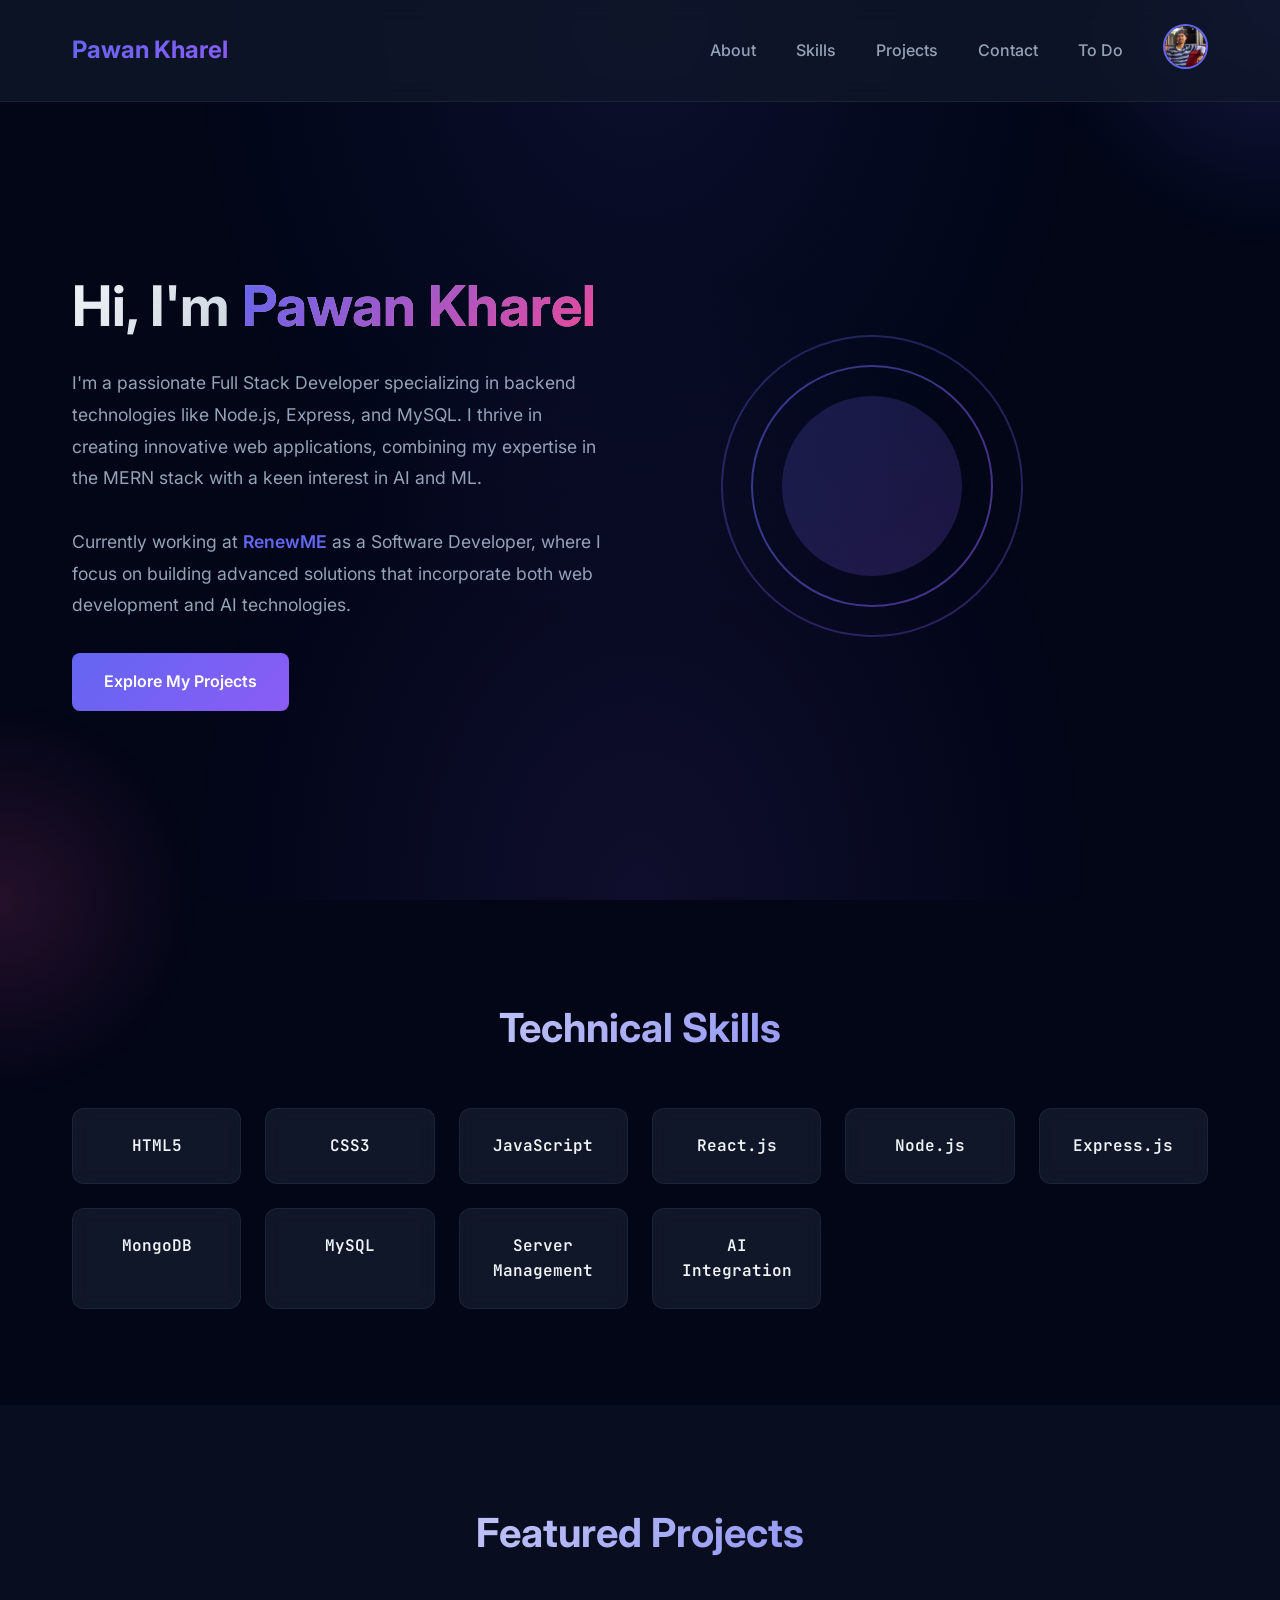
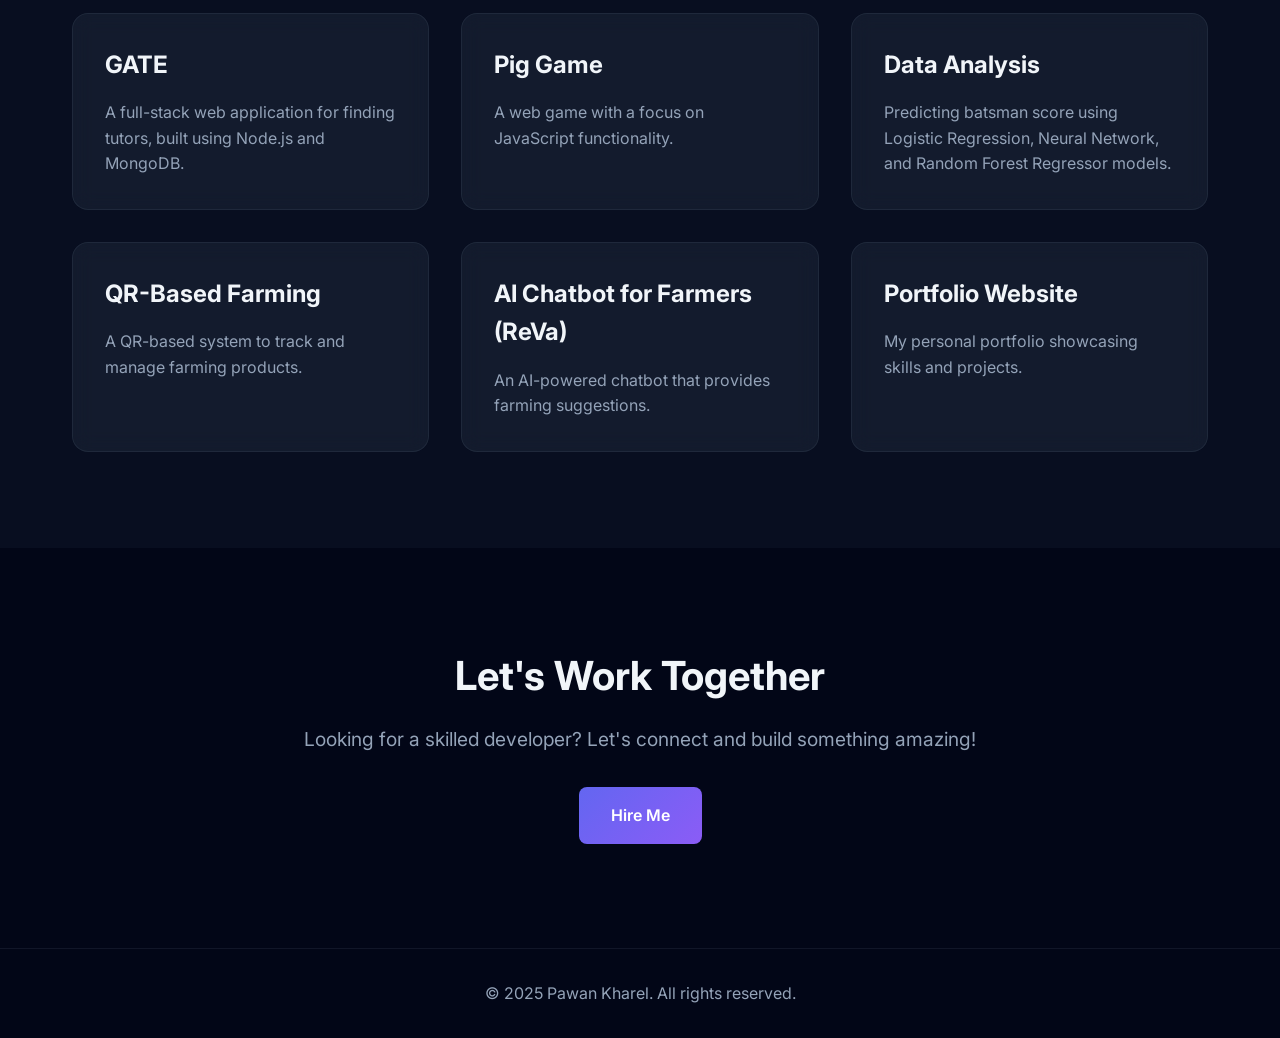
<file: index.html>
<!DOCTYPE html>
<html lang="en">
<head>
    <meta charset="UTF-8">
    <meta name="viewport" content="width=device-width, initial-scale=1.0">
    <title>Pawan Kharel - Full Stack Developer</title>
    <link rel="preconnect" href="https://fonts.googleapis.com">
    <link rel="preconnect" href="https://fonts.gstatic.com" crossorigin>
    <link href="https://fonts.googleapis.com/css2?family=Inter:wght@300;400;500;600;700&family=JetBrains+Mono:wght@400;600&display=swap" rel="stylesheet">
    <style>
        * {
            margin: 0;
            padding: 0;
            box-sizing: border-box;
        }

        :root {
            --primary: #6366f1;
            --primary-dark: #4f46e5;
            --secondary: #8b5cf6;
            --accent: #ec4899;
            --bg-dark: #0f172a;
            --bg-darker: #020617;
            --text: #f1f5f9;
            --text-muted: #94a3b8;
            --card-bg: rgba(30, 41, 59, 0.5);
            --border: rgba(148, 163, 184, 0.1);
        }

        body {
            font-family: 'Inter', sans-serif;
            background: var(--bg-darker);
            color: var(--text);
            line-height: 1.6;
            overflow-x: hidden;
        }

        .container {
            max-width: 1200px;
            margin: 0 auto;
            padding: 0 2rem;
        }

        /* Animated Background */
        .bg-animation {
            position: fixed;
            top: 0;
            left: 0;
            width: 100%;
            height: 100%;
            z-index: -1;
            background: radial-gradient(ellipse at top, rgba(99, 102, 241, 0.1) 0%, transparent 50%),
                        radial-gradient(ellipse at bottom, rgba(139, 92, 246, 0.1) 0%, transparent 50%);
        }

        .bg-animation::before {
            content: '';
            position: absolute;
            width: 500px;
            height: 500px;
            background: radial-gradient(circle, rgba(99, 102, 241, 0.2) 0%, transparent 70%);
            top: -250px;
            right: -250px;
            animation: float 20s ease-in-out infinite;
        }

        .bg-animation::after {
            content: '';
            position: absolute;
            width: 400px;
            height: 400px;
            background: radial-gradient(circle, rgba(236, 72, 153, 0.15) 0%, transparent 70%);
            bottom: -200px;
            left: -200px;
            animation: float 15s ease-in-out infinite reverse;
        }

        @keyframes float {
            0%, 100% { transform: translate(0, 0) rotate(0deg); }
            33% { transform: translate(100px, -50px) rotate(120deg); }
            66% { transform: translate(-50px, 100px) rotate(240deg); }
        }

        /* Header */
        header {
            position: fixed;
            top: 0;
            left: 0;
            right: 0;
            z-index: 1000;
            background: rgba(15, 23, 42, 0.8);
            backdrop-filter: blur(12px);
            border-bottom: 1px solid var(--border);
            transition: all 0.3s ease;
        }

        header.scrolled {
            background: rgba(15, 23, 42, 0.95);
            box-shadow: 0 4px 30px rgba(0, 0, 0, 0.3);
        }

        .header-content {
            display: flex;
            justify-content: space-between;
            align-items: center;
            padding: 1.5rem 0;
        }

        .logo {
            font-size: 1.5rem;
            font-weight: 700;
            background: linear-gradient(135deg, var(--primary), var(--secondary));
            -webkit-background-clip: text;
            -webkit-text-fill-color: transparent;
            background-clip: text;
        }

        nav ul {
            display: flex;
            list-style: none;
            gap: 2.5rem;
            align-items: center;
        }

        nav a {
            color: var(--text-muted);
            text-decoration: none;
            font-weight: 500;
            transition: color 0.3s ease;
            position: relative;
        }

        nav a::after {
            content: '';
            position: absolute;
            bottom: -5px;
            left: 0;
            width: 0;
            height: 2px;
            background: var(--primary);
            transition: width 0.3s ease;
        }

        nav a:hover {
            color: var(--text);
        }

        nav a:hover::after {
            width: 100%;
        }

        .profile-img {
            width: 45px;
            height: 45px;
            border-radius: 50%;
            border: 2px solid var(--primary);
            object-fit: cover;
            transition: transform 0.3s ease;
        }

        .profile-img:hover {
            transform: scale(1.1);
        }

        /* Hero Section */
        #hero {
            min-height: 100vh;
            display: flex;
            align-items: center;
            padding-top: 80px;
        }

        .hero-content {
            display: grid;
            grid-template-columns: 1fr 1fr;
            gap: 4rem;
            align-items: center;
        }

        .hero-text h2 {
            font-size: 3.5rem;
            font-weight: 700;
            margin-bottom: 1rem;
            background: linear-gradient(135deg, var(--text), var(--text-muted));
            -webkit-background-clip: text;
            -webkit-text-fill-color: transparent;
            background-clip: text;
            animation: fadeInUp 0.8s ease;
        }

        .hero-text .highlight {
            background: linear-gradient(135deg, var(--primary), var(--accent));
            -webkit-background-clip: text;
            -webkit-text-fill-color: transparent;
            background-clip: text;
        }

        .hero-text p {
            color: var(--text-muted);
            font-size: 1.1rem;
            margin-bottom: 2rem;
            line-height: 1.8;
            animation: fadeInUp 0.8s ease 0.2s backwards;
        }

        .hero-text a.company-link {
            color: var(--primary);
            text-decoration: none;
            font-weight: 600;
            transition: color 0.3s ease;
        }

        .hero-text a.company-link:hover {
            color: var(--secondary);
        }

        .btn {
            display: inline-block;
            padding: 1rem 2rem;
            background: linear-gradient(135deg, var(--primary), var(--secondary));
            color: white;
            text-decoration: none;
            border-radius: 8px;
            font-weight: 600;
            transition: all 0.3s ease;
            position: relative;
            overflow: hidden;
            animation: fadeInUp 0.8s ease 0.4s backwards;
        }

        .btn::before {
            content: '';
            position: absolute;
            top: 0;
            left: -100%;
            width: 100%;
            height: 100%;
            background: linear-gradient(135deg, var(--secondary), var(--accent));
            transition: left 0.3s ease;
        }

        .btn span {
            position: relative;
            z-index: 1;
        }

        .btn:hover::before {
            left: 0;
        }

        .btn:hover {
            transform: translateY(-2px);
            box-shadow: 0 10px 30px rgba(99, 102, 241, 0.3);
        }

        @keyframes fadeInUp {
            from {
                opacity: 0;
                transform: translateY(30px);
            }
            to {
                opacity: 1;
                transform: translateY(0);
            }
        }

        /* Skills Section */
        #skills {
            padding: 6rem 0;
        }

        .section-title {
            text-align: center;
            font-size: 2.5rem;
            font-weight: 700;
            margin-bottom: 3rem;
            background: linear-gradient(135deg, var(--text), var(--primary));
            -webkit-background-clip: text;
            -webkit-text-fill-color: transparent;
            background-clip: text;
        }

        .skills-grid {
            display: grid;
            grid-template-columns: repeat(auto-fit, minmax(150px, 1fr));
            gap: 1.5rem;
        }

        .skill {
            background: var(--card-bg);
            backdrop-filter: blur(10px);
            border: 1px solid var(--border);
            padding: 1.5rem;
            border-radius: 12px;
            text-align: center;
            font-weight: 600;
            font-family: 'JetBrains Mono', monospace;
            transition: all 0.3s ease;
        }

        .skill:hover {
            transform: translateY(-5px);
            border-color: var(--primary);
            box-shadow: 0 10px 30px rgba(99, 102, 241, 0.2);
        }

        /* Projects Section */
        #projects {
            padding: 6rem 0;
            background: rgba(15, 23, 42, 0.5);
        }

        .projects-grid {
            display: grid;
            grid-template-columns: repeat(auto-fit, minmax(320px, 1fr));
            gap: 2rem;
        }

        .project {
            background: var(--card-bg);
            backdrop-filter: blur(10px);
            border: 1px solid var(--border);
            border-radius: 16px;
            padding: 2rem;
            transition: all 0.3s ease;
            position: relative;
            overflow: hidden;
        }

        .project::before {
            content: '';
            position: absolute;
            top: 0;
            left: 0;
            width: 100%;
            height: 4px;
            background: linear-gradient(90deg, var(--primary), var(--secondary));
            transform: scaleX(0);
            transition: transform 0.3s ease;
        }

        .project:hover::before {
            transform: scaleX(1);
        }

        .project:hover {
            transform: translateY(-10px);
            border-color: var(--primary);
            box-shadow: 0 20px 40px rgba(99, 102, 241, 0.2);
        }

        .project h3 {
            font-size: 1.5rem;
            margin-bottom: 1rem;
            color: var(--text);
        }

        .project a {
            color: var(--text);
            text-decoration: none;
            transition: color 0.3s ease;
        }

        .project a:hover {
            color: var(--primary);
        }

        .project p {
            color: var(--text-muted);
            line-height: 1.6;
        }

        /* Contact Section */
        #contact {
            padding: 6rem 0;
            text-align: center;
        }

        #contact h2 {
            font-size: 2.5rem;
            margin-bottom: 1rem;
        }

        #contact p {
            font-size: 1.2rem;
            color: var(--text-muted);
            margin-bottom: 2rem;
        }

        /* Footer */
        footer {
            background: var(--bg-darker);
            border-top: 1px solid var(--border);
            padding: 2rem 0;
            text-align: center;
            color: var(--text-muted);
        }

        /* Responsive */
        @media (max-width: 768px) {
            .hero-content {
                grid-template-columns: 1fr;
                text-align: center;
            }

            .hero-text h2 {
                font-size: 2.5rem;
            }

            nav ul {
                gap: 1.5rem;
            }

            .skills-grid {
                grid-template-columns: repeat(auto-fit, minmax(120px, 1fr));
            }

            .projects-grid {
                grid-template-columns: 1fr;
            }
        }
    </style>
</head>
<body>
    <div class="bg-animation"></div>

    <header id="header">
        <div class="container">
            <div class="header-content">
                <h1 class="logo">Pawan Kharel</h1>
                <nav>
                    <ul>
                        <li><a href="#hero">About</a></li>
                        <li><a href="#skills">Skills</a></li>
                        <li><a href="#projects">Projects</a></li>
                        <li><a href="#contact">Contact</a></li>
                        <li><a href="./tasks.html">To Do</a></li>
                        <li><img src="./448059141_3847189515497243_2760969491466251403_n.jpg" alt="Profile" class="profile-img"></li>
                    </ul>
                </nav>
            </div>
        </div>
    </header>

    <section id="hero">
        <div class="container">
            <div class="hero-content">
                <div class="hero-text">
                    <h2>Hi, I'm <span class="highlight">Pawan Kharel</span></h2>
                    <p>I'm a passionate Full Stack Developer specializing in backend technologies like Node.js, Express, and MySQL. I thrive in creating innovative web applications, combining my expertise in the MERN stack with a keen interest in AI and ML.</p>
                    <p>Currently working at <a href="https://www.renewme.biz" target="_blank" class="company-link">RenewME</a> as a Software Developer, where I focus on building advanced solutions that incorporate both web development and AI technologies.</p>
                    <a href="https://github.com/kharelpawan" target="_blank" class="btn"><span>Explore My Projects</span></a>
                </div>
                <div class="hero-visual">
                    <svg viewBox="0 0 400 400" style="width: 100%; max-width: 400px;">
                        <defs>
                            <linearGradient id="grad1" x1="0%" y1="0%" x2="100%" y2="100%">
                                <stop offset="0%" style="stop-color:#6366f1;stop-opacity:1" />
                                <stop offset="100%" style="stop-color:#8b5cf6;stop-opacity:1" />
                            </linearGradient>
                        </defs>
                        <circle cx="200" cy="200" r="150" fill="none" stroke="url(#grad1)" stroke-width="2" opacity="0.3">
                            <animateTransform attributeName="transform" type="rotate" from="0 200 200" to="360 200 200" dur="20s" repeatCount="indefinite"/>
                        </circle>
                        <circle cx="200" cy="200" r="120" fill="none" stroke="url(#grad1)" stroke-width="2" opacity="0.5">
                            <animateTransform attributeName="transform" type="rotate" from="360 200 200" to="0 200 200" dur="15s" repeatCount="indefinite"/>
                        </circle>
                        <circle cx="200" cy="200" r="90" fill="url(#grad1)" opacity="0.2"/>
                    </svg>
                </div>
            </div>
        </div>
    </section>

    <section id="skills">
        <div class="container">
            <h2 class="section-title">Technical Skills</h2>
            <div class="skills-grid">
                <div class="skill">HTML5</div>
                <div class="skill">CSS3</div>
                <div class="skill">JavaScript</div>
                <div class="skill">React.js</div>
                <div class="skill">Node.js</div>
                <div class="skill">Express.js</div>
                <div class="skill">MongoDB</div>
                <div class="skill">MySQL</div>
                <div class="skill">Server Management</div>
                <div class="skill">AI Integration</div>
            </div>
        </div>
    </section>

    <section id="projects">
        <div class="container">
            <h2 class="section-title">Featured Projects</h2>
            <div class="projects-grid">
                <div class="project">
                    <h3><a href="https://github.com/kharelpawan/gate" target="_blank">GATE</a></h3>
                    <p>A full-stack web application for finding tutors, built using Node.js and MongoDB.</p>
                </div>
                <div class="project">
                    <h3><a href="https://kharelpawan.github.io/piggame/" target="_blank">Pig Game</a></h3>
                    <p>A web game with a focus on JavaScript functionality.</p>
                </div>
                <div class="project">
                    <h3><a href="https://github.com/kharelpawan/Analyzing-Performace-of-Cricket-Player" target="_blank">Data Analysis</a></h3>
                    <p>Predicting batsman score using Logistic Regression, Neural Network, and Random Forest Regressor models.</p>
                </div>
                <div class="project">
                    <h3><a href="https://qr.thevirtualfarming.com" target="_blank">QR-Based Farming</a></h3>
                    <p>A QR-based system to track and manage farming products.</p>
                </div>
                <div class="project">
                    <h3><a href="https://bot.thevirtualfarming.com" target="_blank">AI Chatbot for Farmers (ReVa)</a></h3>
                    <p>An AI-powered chatbot that provides farming suggestions.</p>
                </div>
                <div class="project">
                    <h3><a href="#hero">Portfolio Website</a></h3>
                    <p>My personal portfolio showcasing skills and projects.</p>
                </div>
            </div>
        </div>
    </section>

    <section id="contact">
        <div class="container">
            <h2>Let's Work Together</h2>
            <p>Looking for a skilled developer? Let's connect and build something amazing!</p>
            <a href="mailto:kharelpawan.np@gmail.com" class="btn" target="_blank"><span>Hire Me</span></a>
        </div>
    </section>

    <footer>
        <div class="container">
            <p>&copy; 2025 Pawan Kharel. All rights reserved.</p>
        </div>
    </footer>

    <script>
        // Header scroll effect
        const header = document.getElementById('header');
        window.addEventListener('scroll', () => {
            if (window.scrollY > 50) {
                header.classList.add('scrolled');
            } else {
                header.classList.remove('scrolled');
            }
        });

        // Smooth scrolling
        document.querySelectorAll('a[href^="#"]').forEach(anchor => {
            anchor.addEventListener('click', function (e) {
                e.preventDefault();
                const target = document.querySelector(this.getAttribute('href'));
                if (target) {
                    target.scrollIntoView({
                        behavior: 'smooth',
                        block: 'start'
                    });
                }
            });
        });

        // Intersection Observer for animations
        const observerOptions = {
            threshold: 0.1,
            rootMargin: '0px 0px -50px 0px'
        };

        const observer = new IntersectionObserver((entries) => {
            entries.forEach(entry => {
                if (entry.isIntersecting) {
                    entry.target.style.animation = 'fadeInUp 0.8s ease forwards';
                }
            });
        }, observerOptions);

        document.querySelectorAll('.skill, .project').forEach(el => {
            observer.observe(el);
        });
    </script>
</body>
</html>
</file>
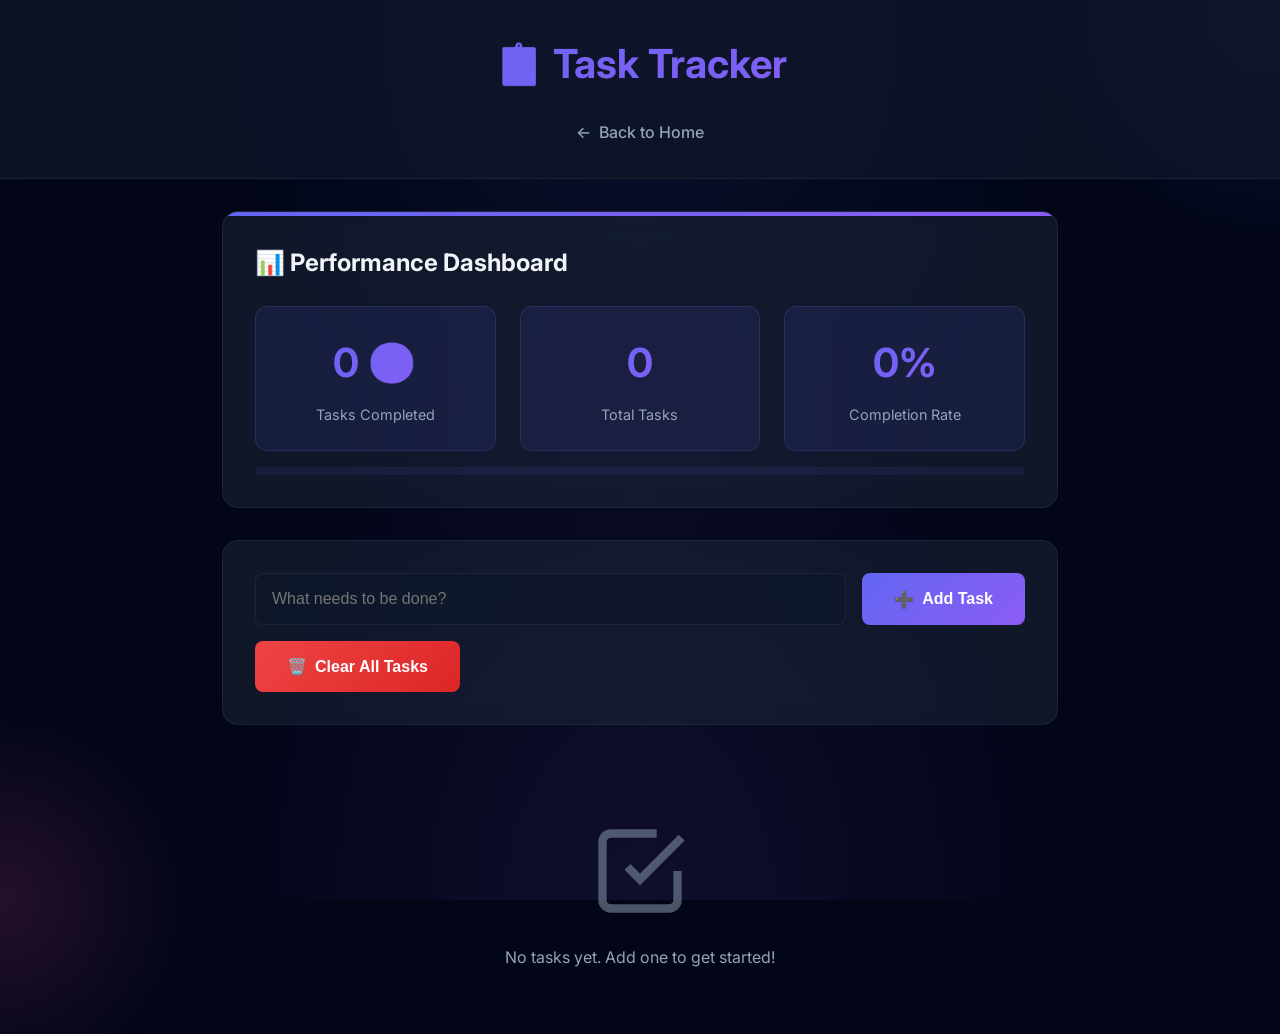
<file: tasks.html>
<!DOCTYPE html>
<html lang="en">
<head>
    <meta charset="UTF-8">
    <meta name="viewport" content="width=device-width, initial-scale=1.0">
    <title>Task Tracker - Pawan Kharel</title>
    <link rel="preconnect" href="https://fonts.googleapis.com">
    <link rel="preconnect" href="https://fonts.gstatic.com" crossorigin>
    <link href="https://fonts.googleapis.com/css2?family=Inter:wght@300;400;500;600;700&family=JetBrains+Mono:wght@400;600&display=swap" rel="stylesheet">
    <style>
        * {
            margin: 0;
            padding: 0;
            box-sizing: border-box;
        }

        :root {
            --primary: #6366f1;
            --primary-dark: #4f46e5;
            --secondary: #8b5cf6;
            --accent: #ec4899;
            --success: #10b981;
            --danger: #ef4444;
            --warning: #f59e0b;
            --bg-dark: #0f172a;
            --bg-darker: #020617;
            --text: #f1f5f9;
            --text-muted: #94a3b8;
            --card-bg: rgba(30, 41, 59, 0.5);
            --border: rgba(148, 163, 184, 0.1);
        }

        body {
            font-family: 'Inter', sans-serif;
            background: var(--bg-darker);
            color: var(--text);
            line-height: 1.6;
            overflow-x: hidden;
            min-height: 100vh;
        }

        /* Animated Background */
        .bg-animation {
            position: fixed;
            top: 0;
            left: 0;
            width: 100%;
            height: 100%;
            z-index: -1;
            background: radial-gradient(ellipse at top, rgba(99, 102, 241, 0.1) 0%, transparent 50%),
                        radial-gradient(ellipse at bottom, rgba(139, 92, 246, 0.1) 0%, transparent 50%);
        }

        .bg-animation::before {
            content: '';
            position: absolute;
            width: 500px;
            height: 500px;
            background: radial-gradient(circle, rgba(99, 102, 241, 0.2) 0%, transparent 70%);
            top: -250px;
            right: -250px;
            animation: float 20s ease-in-out infinite;
        }

        .bg-animation::after {
            content: '';
            position: absolute;
            width: 400px;
            height: 400px;
            background: radial-gradient(circle, rgba(236, 72, 153, 0.15) 0%, transparent 70%);
            bottom: -200px;
            left: -200px;
            animation: float 15s ease-in-out infinite reverse;
        }

        @keyframes float {
            0%, 100% { transform: translate(0, 0) rotate(0deg); }
            33% { transform: translate(100px, -50px) rotate(120deg); }
            66% { transform: translate(-50px, 100px) rotate(240deg); }
        }

        /* Header */
        header {
            background: rgba(15, 23, 42, 0.8);
            backdrop-filter: blur(12px);
            border-bottom: 1px solid var(--border);
            padding: 2rem 0;
        }

        .container {
            max-width: 900px;
            margin: 0 auto;
            padding: 0 2rem;
        }

        .header-content {
            text-align: center;
        }

        .header-content h1 {
            font-size: 2.5rem;
            font-weight: 700;
            background: linear-gradient(135deg, var(--primary), var(--secondary));
            -webkit-background-clip: text;
            -webkit-text-fill-color: transparent;
            background-clip: text;
            margin-bottom: 0.5rem;
        }

        .home-link {
            display: inline-flex;
            align-items: center;
            gap: 0.5rem;
            color: var(--text-muted);
            text-decoration: none;
            font-weight: 500;
            transition: color 0.3s ease;
            margin-top: 1rem;
        }

        .home-link:hover {
            color: var(--primary);
        }

        /* Dashboard */
        .dashboard {
            background: var(--card-bg);
            backdrop-filter: blur(10px);
            border: 1px solid var(--border);
            border-radius: 16px;
            padding: 2rem;
            margin: 2rem 0;
            position: relative;
            overflow: hidden;
        }

        .dashboard::before {
            content: '';
            position: absolute;
            top: 0;
            left: 0;
            width: 100%;
            height: 4px;
            background: linear-gradient(90deg, var(--primary), var(--secondary));
        }

        .dashboard h2 {
            font-size: 1.5rem;
            margin-bottom: 1.5rem;
            display: flex;
            align-items: center;
            gap: 0.5rem;
        }

        .stats-grid {
            display: grid;
            grid-template-columns: repeat(auto-fit, minmax(200px, 1fr));
            gap: 1.5rem;
        }

        .stat-card {
            background: rgba(99, 102, 241, 0.1);
            border: 1px solid rgba(99, 102, 241, 0.2);
            border-radius: 12px;
            padding: 1.5rem;
            text-align: center;
            transition: all 0.3s ease;
        }

        .stat-card:hover {
            transform: translateY(-5px);
            border-color: var(--primary);
        }

        .stat-value {
            font-size: 2.5rem;
            font-weight: 700;
            background: linear-gradient(135deg, var(--primary), var(--secondary));
            -webkit-background-clip: text;
            -webkit-text-fill-color: transparent;
            background-clip: text;
            display: flex;
            align-items: center;
            justify-content: center;
            gap: 0.5rem;
        }

        .stat-label {
            color: var(--text-muted);
            font-size: 0.9rem;
            margin-top: 0.5rem;
        }

        .progress-bar {
            width: 100%;
            height: 8px;
            background: rgba(99, 102, 241, 0.1);
            border-radius: 4px;
            margin-top: 1rem;
            overflow: hidden;
        }

        .progress-fill {
            height: 100%;
            background: linear-gradient(90deg, var(--primary), var(--secondary));
            border-radius: 4px;
            transition: width 0.3s ease;
        }

        /* Task Form */
        .task-form {
            background: var(--card-bg);
            backdrop-filter: blur(10px);
            border: 1px solid var(--border);
            border-radius: 16px;
            padding: 2rem;
            margin-bottom: 2rem;
        }

        .input-group {
            display: flex;
            gap: 1rem;
            margin-bottom: 1rem;
        }

        #task-input {
            flex: 1;
            padding: 1rem;
            background: rgba(15, 23, 42, 0.5);
            border: 1px solid var(--border);
            border-radius: 8px;
            color: var(--text);
            font-size: 1rem;
            transition: all 0.3s ease;
        }

        #task-input:focus {
            outline: none;
            border-color: var(--primary);
            box-shadow: 0 0 0 3px rgba(99, 102, 241, 0.1);
        }

        .btn {
            padding: 1rem 2rem;
            border: none;
            border-radius: 8px;
            font-weight: 600;
            font-size: 1rem;
            cursor: pointer;
            transition: all 0.3s ease;
            display: inline-flex;
            align-items: center;
            gap: 0.5rem;
        }

        .btn-primary {
            background: linear-gradient(135deg, var(--primary), var(--secondary));
            color: white;
        }

        .btn-primary:hover {
            transform: translateY(-2px);
            box-shadow: 0 10px 30px rgba(99, 102, 241, 0.3);
        }

        .btn-danger {
            background: linear-gradient(135deg, var(--danger), #dc2626);
            color: white;
        }

        .btn-danger:hover {
            transform: translateY(-2px);
            box-shadow: 0 10px 30px rgba(239, 68, 68, 0.3);
        }

        .btn-group {
            display: flex;
            gap: 1rem;
        }

        /* Task List */
        .task-list {
            list-style: none;
        }

        .task-item {
            background: var(--card-bg);
            backdrop-filter: blur(10px);
            border: 1px solid var(--border);
            border-radius: 12px;
            padding: 1.5rem;
            margin-bottom: 1rem;
            display: flex;
            align-items: center;
            gap: 1rem;
            transition: all 0.3s ease;
            animation: slideIn 0.3s ease;
        }

        @keyframes slideIn {
            from {
                opacity: 0;
                transform: translateX(-20px);
            }
            to {
                opacity: 1;
                transform: translateX(0);
            }
        }

        .task-item:hover {
            border-color: var(--primary);
            transform: translateX(5px);
        }

        .task-item.done {
            opacity: 0.6;
        }

        .task-checkbox {
            width: 24px;
            height: 24px;
            border: 2px solid var(--border);
            border-radius: 6px;
            cursor: pointer;
            display: flex;
            align-items: center;
            justify-content: center;
            transition: all 0.3s ease;
            flex-shrink: 0;
        }

        .task-checkbox:hover {
            border-color: var(--primary);
        }

        .task-checkbox.checked {
            background: linear-gradient(135deg, var(--primary), var(--secondary));
            border-color: var(--primary);
        }

        .task-text {
            flex: 1;
            color: var(--text);
            font-size: 1rem;
        }

        .task-text.done {
            text-decoration: line-through;
            color: var(--text-muted);
        }

        .task-actions {
            display: flex;
            gap: 0.5rem;
        }

        .btn-small {
            padding: 0.5rem 1rem;
            font-size: 0.875rem;
            border: none;
            border-radius: 6px;
            cursor: pointer;
            transition: all 0.3s ease;
            font-weight: 500;
        }

        .btn-toggle {
            background: rgba(99, 102, 241, 0.1);
            color: var(--primary);
            border: 1px solid rgba(99, 102, 241, 0.2);
        }

        .btn-toggle:hover {
            background: rgba(99, 102, 241, 0.2);
        }

        .btn-delete {
            background: rgba(239, 68, 68, 0.1);
            color: var(--danger);
            border: 1px solid rgba(239, 68, 68, 0.2);
        }

        .btn-delete:hover {
            background: rgba(239, 68, 68, 0.2);
        }

        .empty-state {
            text-align: center;
            padding: 4rem 2rem;
            color: var(--text-muted);
        }

        .empty-state svg {
            width: 100px;
            height: 100px;
            margin-bottom: 1rem;
            opacity: 0.5;
        }

        /* Modal */
        .modal {
            display: none;
            position: fixed;
            top: 0;
            left: 0;
            width: 100%;
            height: 100%;
            background: rgba(0, 0, 0, 0.7);
            backdrop-filter: blur(5px);
            z-index: 1000;
            justify-content: center;
            align-items: center;
        }

        .modal.active {
            display: flex;
        }

        .modal-content {
            background: var(--card-bg);
            backdrop-filter: blur(10px);
            border: 1px solid var(--border);
            border-radius: 16px;
            padding: 2rem;
            max-width: 400px;
            width: 90%;
            text-align: center;
            animation: modalSlideIn 0.3s ease;
        }

        @keyframes modalSlideIn {
            from {
                opacity: 0;
                transform: scale(0.9);
            }
            to {
                opacity: 1;
                transform: scale(1);
            }
        }

        .modal-content h3 {
            margin-bottom: 1rem;
            font-size: 1.5rem;
        }

        .modal-content p {
            color: var(--text-muted);
            margin-bottom: 2rem;
        }

        .modal-actions {
            display: flex;
            gap: 1rem;
            justify-content: center;
        }

        /* Responsive */
        @media (max-width: 768px) {
            .input-group {
                flex-direction: column;
            }

            .btn-group {
                flex-direction: column;
            }

            .task-item {
                flex-wrap: wrap;
            }

            .task-actions {
                width: 100%;
                justify-content: flex-end;
            }

            .stats-grid {
                grid-template-columns: 1fr;
            }
        }
    </style>
</head>
<body>
    <div class="bg-animation"></div>

    <header>
        <div class="container">
            <div class="header-content">
                <h1>📋 Task Tracker</h1>
                <a href="index.html" class="home-link">
                    <span>←</span> Back to Home
                </a>
            </div>
        </div>
    </header>

    <main class="container">
        <div class="dashboard">
            <h2>📊 Performance Dashboard</h2>
            <div class="stats-grid">
                <div class="stat-card">
                    <div class="stat-value">
                        <span id="tasks-done">0</span>
                        <span id="tasks-emoji">📝</span>
                    </div>
                    <div class="stat-label">Tasks Completed</div>
                </div>
                <div class="stat-card">
                    <div class="stat-value" id="tasks-total">0</div>
                    <div class="stat-label">Total Tasks</div>
                </div>
                <div class="stat-card">
                    <div class="stat-value" id="completion-rate">0%</div>
                    <div class="stat-label">Completion Rate</div>
                </div>
            </div>
            <div class="progress-bar">
                <div class="progress-fill" id="progress-fill" style="width: 0%"></div>
            </div>
        </div>

        <div class="task-form">
            <div class="input-group">
                <input type="text" id="task-input" placeholder="What needs to be done?" autocomplete="off">
                <button class="btn btn-primary" id="add-task-btn">
                    <span>➕</span> Add Task
                </button>
            </div>
            <div class="btn-group">
                <button class="btn btn-danger" id="delete-task-btn">
                    <span>🗑️</span> Clear All Tasks
                </button>
            </div>
        </div>

        <ul class="task-list" id="task-list">
            <div class="empty-state">
                <svg viewBox="0 0 24 24" fill="none" stroke="currentColor" stroke-width="2">
                    <path d="M9 11l3 3L22 4"></path>
                    <path d="M21 12v7a2 2 0 01-2 2H5a2 2 0 01-2-2V5a2 2 0 012-2h11"></path>
                </svg>
                <p>No tasks yet. Add one to get started!</p>
            </div>
        </ul>
    </main>

    <!-- Confirmation Modal -->
    <div class="modal" id="delete-modal">
        <div class="modal-content">
            <h3>⚠️ Confirm Delete</h3>
            <p>Are you sure you want to delete all tasks? This action cannot be undone.</p>
            <div class="modal-actions">
                <button class="btn btn-primary" id="cancel-delete">Cancel</button>
                <button class="btn btn-danger" id="confirm-delete">Delete All</button>
            </div>
        </div>
    </div>

    <script>
        const taskInput = document.getElementById('task-input');
        const addTaskBtn = document.getElementById('add-task-btn');
        const delTaskBtn = document.getElementById('delete-task-btn');
        const taskList = document.getElementById('task-list');
        const tasksDoneEl = document.getElementById('tasks-done');
        const tasksEmoji = document.getElementById('tasks-emoji');
        const tasksTotalEl = document.getElementById('tasks-total');
        const completionRateEl = document.getElementById('completion-rate');
        const progressFillEl = document.getElementById('progress-fill');
        const deleteModal = document.getElementById('delete-modal');
        const cancelDeleteBtn = document.getElementById('cancel-delete');
        const confirmDeleteBtn = document.getElementById('confirm-delete');

        let tasks = JSON.parse(localStorage.getItem('tasks')) || [];
        
        const updateDashboard = () => {
            const tasksDone = tasks.filter(task => task.done).length;
            const tasksTotal = tasks.length;
            const percent = tasksTotal > 0 ? Math.round((tasksDone / tasksTotal) * 100) : 0;
            
            tasksDoneEl.textContent = tasksDone;
            tasksTotalEl.textContent = tasksTotal;
            completionRateEl.textContent = `${percent}%`;
            progressFillEl.style.width = `${percent}%`;
            
            if (percent <= 45) {
                tasksEmoji.textContent = '😔';
            } else if (percent >= 50 && percent < 80) {
                tasksEmoji.textContent = '🙂';
            } else if (percent >= 80) {
                tasksEmoji.textContent = '🎉';
            }
        };

        const saveTasks = () => {
            localStorage.setItem('tasks', JSON.stringify(tasks));
        };

        const renderTasks = () => {
            if (tasks.length === 0) {
                taskList.innerHTML = `
                    <div class="empty-state">
                        <svg viewBox="0 0 24 24" fill="none" stroke="currentColor" stroke-width="2">
                            <path d="M9 11l3 3L22 4"></path>
                            <path d="M21 12v7a2 2 0 01-2 2H5a2 2 0 01-2-2V5a2 2 0 012-2h11"></path>
                        </svg>
                        <p>No tasks yet. Add one to get started!</p>
                    </div>
                `;
                return;
            }

            taskList.innerHTML = '';
            tasks.forEach((task, index) => {
                const taskItem = document.createElement('li');
                taskItem.classList.add('task-item');
                if (task.done) taskItem.classList.add('done');

                const checkbox = document.createElement('div');
                checkbox.classList.add('task-checkbox');
                if (task.done) {
                    checkbox.classList.add('checked');
                    checkbox.innerHTML = '✓';
                }
                checkbox.addEventListener('click', () => {
                    tasks[index].done = !tasks[index].done;
                    saveTasks();
                    renderTasks();
                    updateDashboard();
                });

                const taskText = document.createElement('span');
                taskText.classList.add('task-text');
                taskText.textContent = task.text;
                if (task.done) taskText.classList.add('done');

                const actions = document.createElement('div');
                actions.classList.add('task-actions');

                const deleteBtn = document.createElement('button');
                deleteBtn.classList.add('btn-small', 'btn-delete');
                deleteBtn.textContent = 'Delete';
                deleteBtn.addEventListener('click', () => {
                    tasks.splice(index, 1);
                    saveTasks();
                    renderTasks();
                    updateDashboard();
                });

                actions.appendChild(deleteBtn);
                taskItem.append(checkbox, taskText, actions);
                taskList.appendChild(taskItem);
            });
        };

        addTaskBtn.addEventListener('click', () => {
            const taskText = taskInput.value.trim();
            if (taskText) {
                tasks.push({ text: taskText, done: false });
                saveTasks();
                renderTasks();
                updateDashboard();
                taskInput.value = '';
            }
        });

        taskInput.addEventListener('keypress', (e) => {
            if (e.key === 'Enter') {
                addTaskBtn.click();
            }
        });

        delTaskBtn.addEventListener('click', () => {
            if (tasks.length > 0) {
                deleteModal.classList.add('active');
            }
        });

        cancelDeleteBtn.addEventListener('click', () => {
            deleteModal.classList.remove('active');
        });

        confirmDeleteBtn.addEventListener('click', () => {
            tasks.length = 0;
            saveTasks();
            renderTasks();
            updateDashboard();
            deleteModal.classList.remove('active');
        });

        deleteModal.addEventListener('click', (e) => {
            if (e.target === deleteModal) {
                deleteModal.classList.remove('active');
            }
        });
        
        renderTasks();
        updateDashboard();
    </script>
</body>
</html>
</file>
